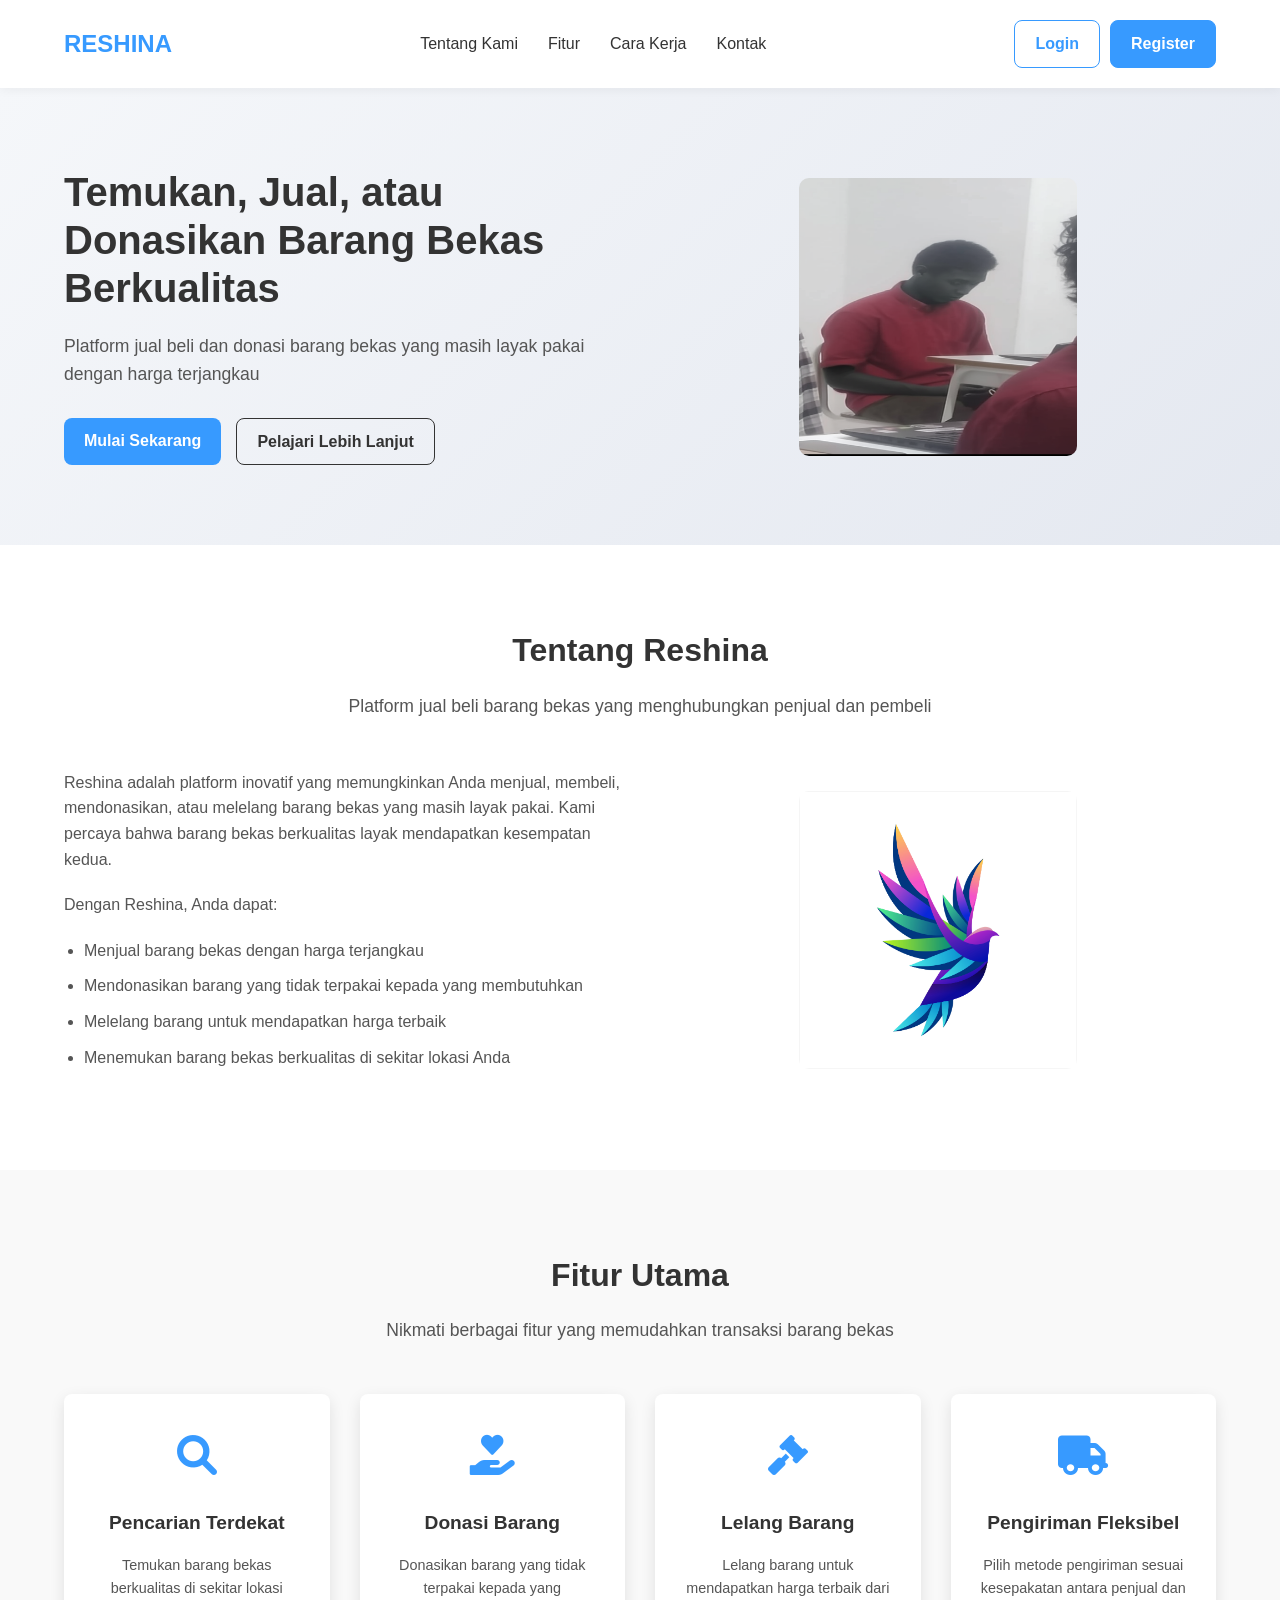
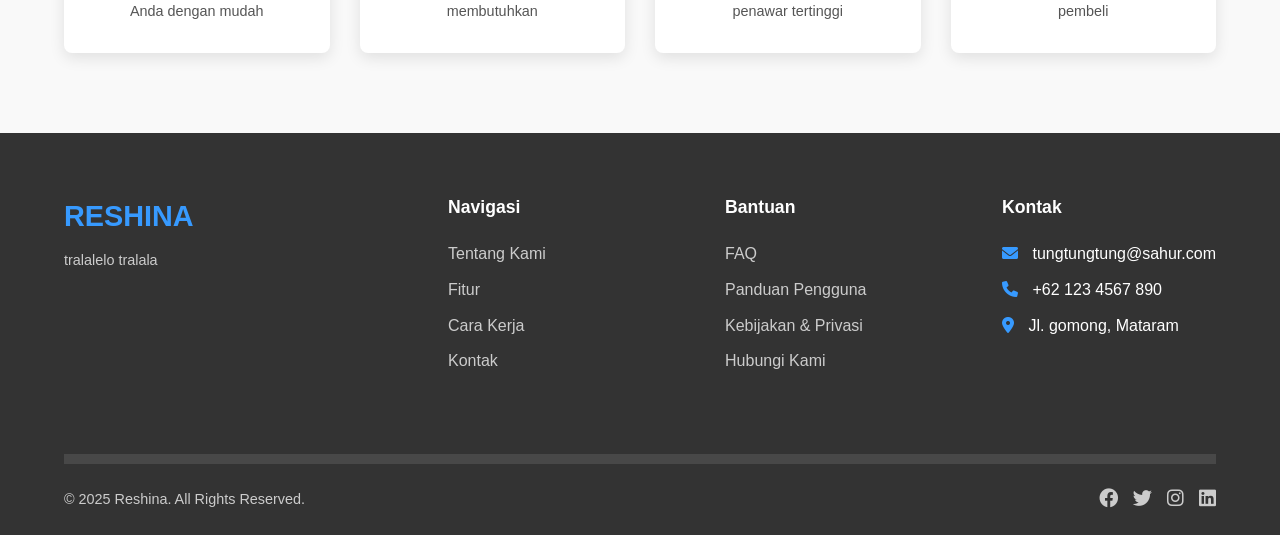
<file: apa coba/index.html>
<!DOCTYPE html>
<html lang="en">
<head>
  <meta charset="UTF-8">
  <meta name="viewport" content="width=device-width, initial-scale=1.0">
  <title>Reshina - Jual Beli Barang Bekas Berkualitas</title>
  <link rel="stylesheet" href="assets/css/styles.css">
  <link rel="stylesheet" href="assets/css/home.css">
  <link rel="stylesheet" href="https://cdnjs.cloudflare.com/ajax/libs/font-awesome/6.0.0-beta3/css/all.min.css">
</head>
<body>
  <div class="landing-container">
    <header class="landing-header">
      <div class="logo">
        <h1>RESHINA</h1>
      </div>
      <nav class="landing-nav">
        <ul>
          <li><a href="#about">Tentang Kami</a></li>
          <li><a href="#features">Fitur</a></li>
          <li><a href="#how-it-works">Cara Kerja</a></li>
          <li><a href="#contact">Kontak</a></li>
        </ul>
      </nav>
      <div class="auth-buttons">
        <a href="pages/login.php" class="btn login-btn-header">Login</a>
        <a href="pages/register.html" class="btn register-btn">Register</a>
      </div>
    </header>

    <section class="hero">
      <div class="hero-content">
        <h1>Temukan, Jual, atau Donasikan Barang Bekas Berkualitas</h1>
        <p>Platform jual beli dan donasi barang bekas yang masih layak pakai dengan harga terjangkau</p>
        <div class="hero-buttons">
          <a href="pages/register.html" class="btn primary-btn">Mulai Sekarang</a>
          <a href="#about" class="btn secondary-btn">Pelajari Lebih Lanjut</a>
        </div>
      </div>
      <div class="hero-image">
        <img src="assets/image/waifu-sticker.png" alt="Reshina Hero Image">
      </div>
    </section>

    <section id="about" class="about-section">
      <div class="section-header">
        <h2>Tentang Reshina</h2>
        <p>Platform jual beli barang bekas yang menghubungkan penjual dan pembeli</p>
      </div>
      <div class="about-content">
        <div class="about-text">
          <p>Reshina adalah platform inovatif yang memungkinkan Anda menjual, membeli, mendonasikan, atau melelang barang bekas yang masih layak pakai. Kami percaya bahwa barang bekas berkualitas layak mendapatkan kesempatan kedua.</p>
          <p>Dengan Reshina, Anda dapat:</p>
          <ul>
            <li>Menjual barang bekas dengan harga terjangkau</li>
            <li>Mendonasikan barang yang tidak terpakai kepada yang membutuhkan</li>
            <li>Melelang barang untuk mendapatkan harga terbaik</li>
            <li>Menemukan barang bekas berkualitas di sekitar lokasi Anda</li>
          </ul>
        </div>
        <div class="about-image">
          <img src="assets/image/8_1sasa11.jpg" alt="About Reshina">
        </div>
      </div>
    </section>

    <section id="features" class="features-section">
      <div class="section-header">
        <h2>Fitur Utama</h2>
        <p>Nikmati berbagai fitur yang memudahkan transaksi barang bekas</p>
      </div>
      <div class="features-grid">
        <div class="feature-card">
          <div class="feature-icon">
            <i class="fas fa-search"></i>
          </div>
          <h3>Pencarian Terdekat</h3>
          <p>Temukan barang bekas berkualitas di sekitar lokasi Anda dengan mudah</p>
        </div>
        <div class="feature-card">
          <div class="feature-icon">
            <i class="fas fa-hand-holding-heart"></i>
          </div>
          <h3>Donasi Barang</h3>
          <p>Donasikan barang yang tidak terpakai kepada yang membutuhkan</p>
        </div>
        <div class="feature-card">
          <div class="feature-icon">
            <i class="fas fa-gavel"></i>
          </div>
          <h3>Lelang Barang</h3>
          <p>Lelang barang untuk mendapatkan harga terbaik dari penawar tertinggi</p>
        </div>
        <div class="feature-card">
          <div class="feature-icon">
            <i class="fas fa-truck"></i>
          </div>
          <h3>Pengiriman Fleksibel</h3>
          <p>Pilih metode pengiriman sesuai kesepakatan antara penjual dan pembeli</p>
        </div>
      </div>
    </section>

    <footer class="landing-footer">
      <div class="footer-content">
        <div class="footer-logo">
          <h2>RESHINA</h2>
          <p>tralalelo tralala</p>
        </div>
        <div class="footer-links">
          <div class="footer-column">
            <h3>Navigasi</h3>
            <ul>
              <li><a href="#about">Tentang Kami</a></li>
              <li><a href="#features">Fitur</a></li>
              <li><a href="#how-it-works">Cara Kerja</a></li>
              <li><a href="#contact">Kontak</a></li>
            </ul>
          </div>
          <div class="footer-column">
            <h3>Bantuan</h3>
            <ul>
              <li><a href="pages/faq.html">FAQ</a></li>
              <li><a href="pages/panduan.html">Panduan Pengguna</a></li>
              <li><a href="pages/kebijakan.html">Kebijakan & Privasi</a></li>
              <li><a href="pages/kontak.html">Hubungi Kami</a></li>
            </ul>
          </div>
          <div class="footer-column">
            <h3>Kontak</h3>
            <ul>
              <li><i class="fas fa-envelope"></i> tungtungtung@sahur.com</li>
              <li><i class="fas fa-phone"></i> +62 123 4567 890</li>
              <li><i class="fas fa-map-marker-alt"></i> Jl. gomong, Mataram</li>
            </ul>
          </div>
        </div>
      </div>
      <div class="footer-bottom">
        <p>&copy; 2025 Reshina. All Rights Reserved.</p>
        <div class="social-icons">
          <a href="#"><i class="fab fa-facebook"></i></a>
          <a href="#"><i class="fab fa-twitter"></i></a>
          <a href="#"><i class="fab fa-instagram"></i></a>
          <a href="#"><i class="fab fa-linkedin"></i></a>
        </div>
      </div>
    </footer>
  </div>

  <script src="assets/js/script.js"></script>
</body>
</html>
</file>
<file: apa coba/assets/css/styles.css>
/* Reset and base styles */
* {
    margin: 0;
    padding: 0;
    box-sizing: border-box;
    font-family: 'Segoe UI', Tahoma, Geneva, Verdana, sans-serif;
}

body {
    background-color: #fff;
    color: #000;
    min-height: 100vh;
    display: flex;
    align-items: center;
    justify-content: center;
}

/* Container styling */
.container {
    display: flex;
    max-width: 80%;
    width: 100%;
    margin: 40px auto;
    background-color: #fff;
    box-shadow: 0 0 20px rgba(0, 0, 0, 0.05);
    border-radius: 10px;
    overflow: hidden;
    flex-wrap: wrap;
}

/* Left and Right Section */
.left, .right {
    flex: 1;
}

.left {
    padding: 60px 40px;
}

.left h1 {
    font-size: 32px;
    margin-bottom: 10px;
}

.left p {
    margin-bottom: 30px;
    font-size: 14px;
    color: #555;
}

/* Form Styling */
form label {
    display: block;
    margin-bottom: 6px;
    font-weight: 600;
    font-size: 14px;
}

form input[type="email"],
form input[type="text"],
form input[type="password"] {
    width: 100%;
    padding: 12px;
    margin-bottom: 20px;
    border: 1px solid #ccc;
    border-radius: 6px;
    font-size: 14px;
}

.forgot {
    float: right;
    font-size: 12px;
    text-decoration: none;
    color: #375aff;
}

.privasi {
    margin-bottom: 10px;
    display: flex;
    align-items: center;
    font-size: 10px;
    color: #333;
    gap: 8px;
}

/* Button Styling */
.login-btn {
    background-color: #379aff;
    color: white;
    width: 100%;
    padding: 12px;
    border: none;
    border-radius: 6px;
    font-size: 16px;
    cursor: pointer;
    margin-bottom: 20px;
}

/* Divider Styling */
.divider {
    text-align: center;
    margin: 20px 0;
    color: #999;
    position: relative;
}

.divider::before,
.divider::after {
    content: "";
    position: absolute;
    top: 50%;
    width: 30%;
    height: 1px;
    background: #ccc;
}

.divider::before {
    left: 0;
}

.divider::after {
    right: 0;
}


.social-buttons {
    display: flex;
    gap: 10px;
    justify-content: space-between;
    margin-bottom: 20px;
}

.social-buttons button {
    flex: 1;
    padding: 8px;
    display: flex;
    align-items: center;
    justify-content: center;
    gap: 8px;
    border: 1px solid #ccc;
    border-radius: 10px;
    background: #fff;
    cursor: pointer;
    font-size: 10px;
}

.social-buttons img {
    width: 16px;
    height: 16px;
}

.signup {
    text-align: center;
    font-size: 14px;
}

.signup a {
    color: #375aff;
    text-decoration: none;
}

.right {
    background-color: #f9f9f9;
    display: flex;
    align-items: center;
    justify-content: center;
}

.shoe-img {
    max-width: 100%;
    max-height: 400px;
    height: auto;
    object-fit: contain;
}

.password-wrapper {
    position: relative;
    width: 100%;
  }
  
  .password-wrapper input {
    width: 100%;
    padding-right: 40px;
  }
  
  .toggle-password {
    position: absolute;
    right: 10px;
    top: 50%;
    transform: translateY(-50%);
    cursor: pointer;
    width: 20px;
    height: 20px;
    opacity: 0.5;
    transition: opacity 0.1s ease;
  }
  
  .toggle-password:hover {
    opacity: 1;
  }
</file>
<file: apa coba/assets/css/home.css>
/* Home Page Styles */
:root {
  --primary-color: #379aff;
  --secondary-color: #375aff;
  --accent-color: #ff6b6b;
  --light-color: #f9f9f9;
  --dark-color: #333;
  --text-color: #555;
  --border-radius: 8px;
  --box-shadow: 0 5px 15px rgba(0, 0, 0, 0.1);
}

body {
  font-family: 'Segoe UI', Tahoma, Geneva, Verdana, sans-serif;
  line-height: 1.6;
  color: var(--text-color);
  background-color: #fff;
  margin: 0;
  padding: 0;
}

/* Landing Page Container */
.landing-container {
  width: 100%;
  overflow-x: hidden;
}

/* Header Styles */
.landing-header {
  display: flex;
  justify-content: space-between;
  align-items: center;
  padding: 20px 5%;
  background-color: #fff;
  box-shadow: 0 2px 10px rgba(0, 0, 0, 0.05);
  position: sticky;
  top: 0;
  z-index: 1000;
}

.logo h1 {
  font-size: 24px;
  font-weight: 700;
  color: var(--primary-color);
  margin: 0;
}

.landing-nav ul {
  display: flex;
  list-style: none;
  margin: 0;
  padding: 0;
}

.landing-nav ul li {
  margin: 0 15px;
}

.landing-nav ul li a {
  text-decoration: none;
  color: var(--dark-color);
  font-weight: 500;
  transition: color 0.3s ease;
}

.landing-nav ul li a:hover {
  color: var(--primary-color);
}

.auth-buttons {
  display: flex;
  gap: 10px;
}

.btn {
  padding: 10px 20px;
  border-radius: var(--border-radius);
  font-weight: 600;
  text-decoration: none;
  transition: all 0.3s ease;
  cursor: pointer;
  text-align: center;
}

.login-btn-header {
  color: var(--primary-color);
  background-color: transparent;
  border: 1px solid var(--primary-color);
}

.login-btn-header:hover {
  background-color: var(--primary-color);
  color: white;
}

.register-btn {
  background-color: var(--primary-color);
  color: white;
  border: 1px solid var(--primary-color);
}

.register-btn:hover {
  background-color: #2a88e2;
}

/* Hero Section */
.hero {
  display: flex;
  align-items: center;
  padding: 80px 5%;
  background: linear-gradient(135deg, #f5f7fa 0%, #e4e8f0 100%);
}

.hero-content {
  flex: 1;
  padding-right: 40px;
}

.hero-content h1 {
  font-size: 2.5rem;
  color: var(--dark-color);
  margin-bottom: 20px;
  line-height: 1.2;
}

.hero-content p {
  font-size: 1.1rem;
  margin-bottom: 30px;
  color: var(--text-color);
}

.hero-buttons {
  display: flex;
  gap: 15px;
}

.primary-btn {
  background-color: var(--primary-color);
  color: white;
  border: none;
}

.primary-btn:hover {
  background-color: #2a88e2;
  transform: translateY(-2px);
}

.secondary-btn {
  background-color: transparent;
  color: var(--dark-color);
  border: 1px solid var(--dark-color);
}

.secondary-btn:hover {
  background-color: var(--dark-color);
  color: white;
  transform: translateY(-2px);
}

.hero-image {
  flex: 1;
  display: flex;
  justify-content: center;
  align-items: center;
}

.hero-image img {
  max-width: 50%;
  height: auto;
  border-radius: 10px;
}

/* Section Styles */
section {
  padding: 80px 5%;
}

.section-header {
  text-align: center;
  margin-bottom: 50px;
}

.section-header h2 {
  font-size: 2rem;
  color: var(--dark-color);
  margin-bottom: 15px;
}

.section-header p {
  font-size: 1.1rem;
  color: var(--text-color);
  max-width: 700px;
  margin: 0 auto;
}

/* About Section */
.about-section {
  background-color: #fff;
}

.about-content {
  display: flex;
  align-items: center;
  gap: 40px;
}

.about-text {
  flex: 1;
}

.about-text p {
  margin-bottom: 20px;
  font-size: 1rem;
}

.about-text ul {
  padding-left: 20px;
  margin-bottom: 20px;
}

.about-text ul li {
  margin-bottom: 10px;
}

.about-image {
  flex: 1;
  display: flex;
  justify-content: center;
}

.about-image img {
  max-width: 50%;
  border-radius: 10px;
}

/* Features Section */
.features-section {
  background-color: var(--light-color);
}

.features-grid {
  display: grid;
  grid-template-columns: repeat(auto-fit, minmax(250px, 1fr));
  gap: 30px;
}

.feature-card {
  background-color: #fff;
  padding: 30px;
  border-radius: var(--border-radius);
  box-shadow: var(--box-shadow);
  text-align: center;
  transition: transform 0.3s ease;
}

.feature-card:hover {
  transform: translateY(-10px);
}

.feature-icon {
  font-size: 2.5rem;
  color: var(--primary-color);
  margin-bottom: 20px;
}

.feature-card h3 {
  font-size: 1.2rem;
  color: var(--dark-color);
  margin-bottom: 15px;
}

.feature-card p {
  font-size: 0.9rem;
  color: var(--text-color);
}

.steps-container {
  display: flex;
  justify-content: space-between;
  flex-wrap: wrap;
  gap: 20px;
  max-width: 1200px;
  margin: 0 auto;
}

/* Footer */
.landing-footer {
  background-color: var(--dark-color);
  color: white;
  padding: 60px 5% 20px;
}

.footer-content {
  display: flex;
  flex-wrap: wrap;
  justify-content: space-between;
  margin-bottom: 40px;
}

.footer-logo {
  flex: 1;
  min-width: 250px;
  margin-bottom: 30px;
}

.footer-logo h2 {
  font-size: 1.8rem;
  margin-bottom: 10px;
  color: var(--primary-color);
}

.footer-logo p {
  font-size: 0.9rem;
  color: #ccc;
}

.footer-links {
  flex: 2;
  display: flex;
  flex-wrap: wrap;
  justify-content: space-between;
}

.footer-column {
  min-width: 150px;
  margin-bottom: 30px;
}

.footer-column h3 {
  font-size: 1.1rem;
  margin-bottom: 20px;
  color: white;
}

.footer-column ul {
  list-style: none;
  padding: 0;
  margin: 0;
}

.footer-column ul li {
  margin-bottom: 10px;
}

.footer-column ul li a {
  color: #ccc;
  text-decoration: none;
  transition: color 0.3s ease;
}

.footer-column ul li a:hover {
  color: var(--primary-color);
}

.footer-column ul li i {
  margin-right: 10px;
  color: var(--primary-color);
}

.footer-bottom {
  display: flex;
  justify-content: space-between;
  align-items: center;
  padding-top: 20px;
  border-top: 10px solid rgba(255, 255, 255, 0.1);
}

.footer-bottom p {
  font-size: 0.9rem;
  color: #ccc;
}

.social-icons {
  display: flex;
  gap: 15px;
}

.social-icons a {
  color: #ccc;
  font-size: 1.2rem;
  transition: color 0.3s ease;
}

.social-icons a:hover {
  color: var(--primary-color);
}

/* Responsive Styles */
@media (max-width: 992px) {
  .hero {
    flex-direction: column;
    text-align: center;
  }
  
  .hero-content {
    padding-right: 0;
    margin-bottom: 40px;
  }
  
  .hero-buttons {
    justify-content: center;
  }
  
  .about-content {
    flex-direction: column;
  }
  
  .about-text {
    margin-bottom: 40px;
  }
  
  .steps-container {
    flex-direction: column;
  }
}

@media (max-width: 768px) {
  .landing-header {
    flex-direction: column;
    padding: 15px 5%;
  }
  
  .logo {
    margin-bottom: 15px;
  }
  
  .landing-nav {
    margin-bottom: 15px;
  }
  
  .landing-nav ul {
    flex-wrap: wrap;
    justify-content: center;
  }
  
  .auth-buttons {
    width: 100%;
    justify-content: center;
  }
  
  .footer-content {
    flex-direction: column;
  }
  
  .footer-bottom {
    flex-direction: column;
    gap: 15px;
  }
}

@media (max-width: 576px) {
  .hero-content h1 {
    font-size: 2rem;
  }
  
  .section-header h2 {
    font-size: 1.8rem;
  }
  
  .features-grid {
    grid-template-columns: 1fr;
  }
  
  .btn {
    padding: 8px 16px;
    font-size: 0.9rem;
  }
}
</file>
